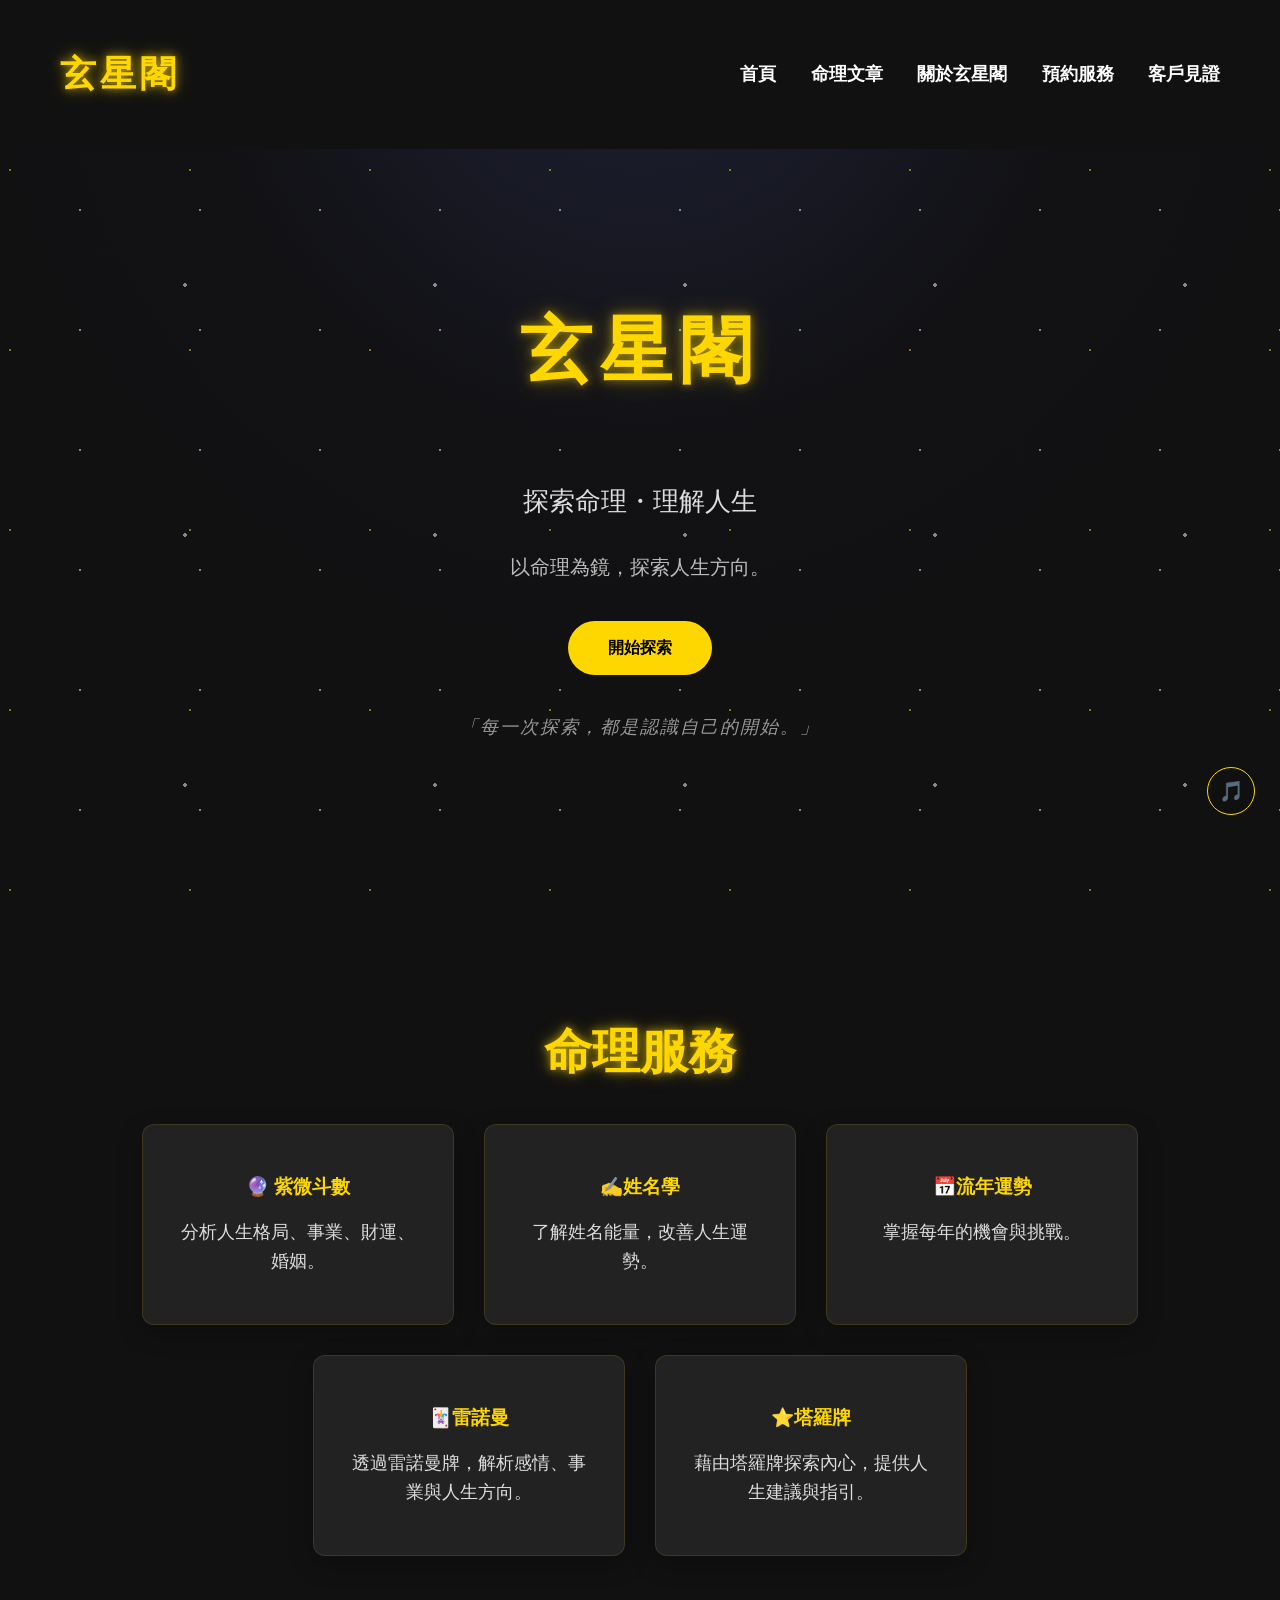
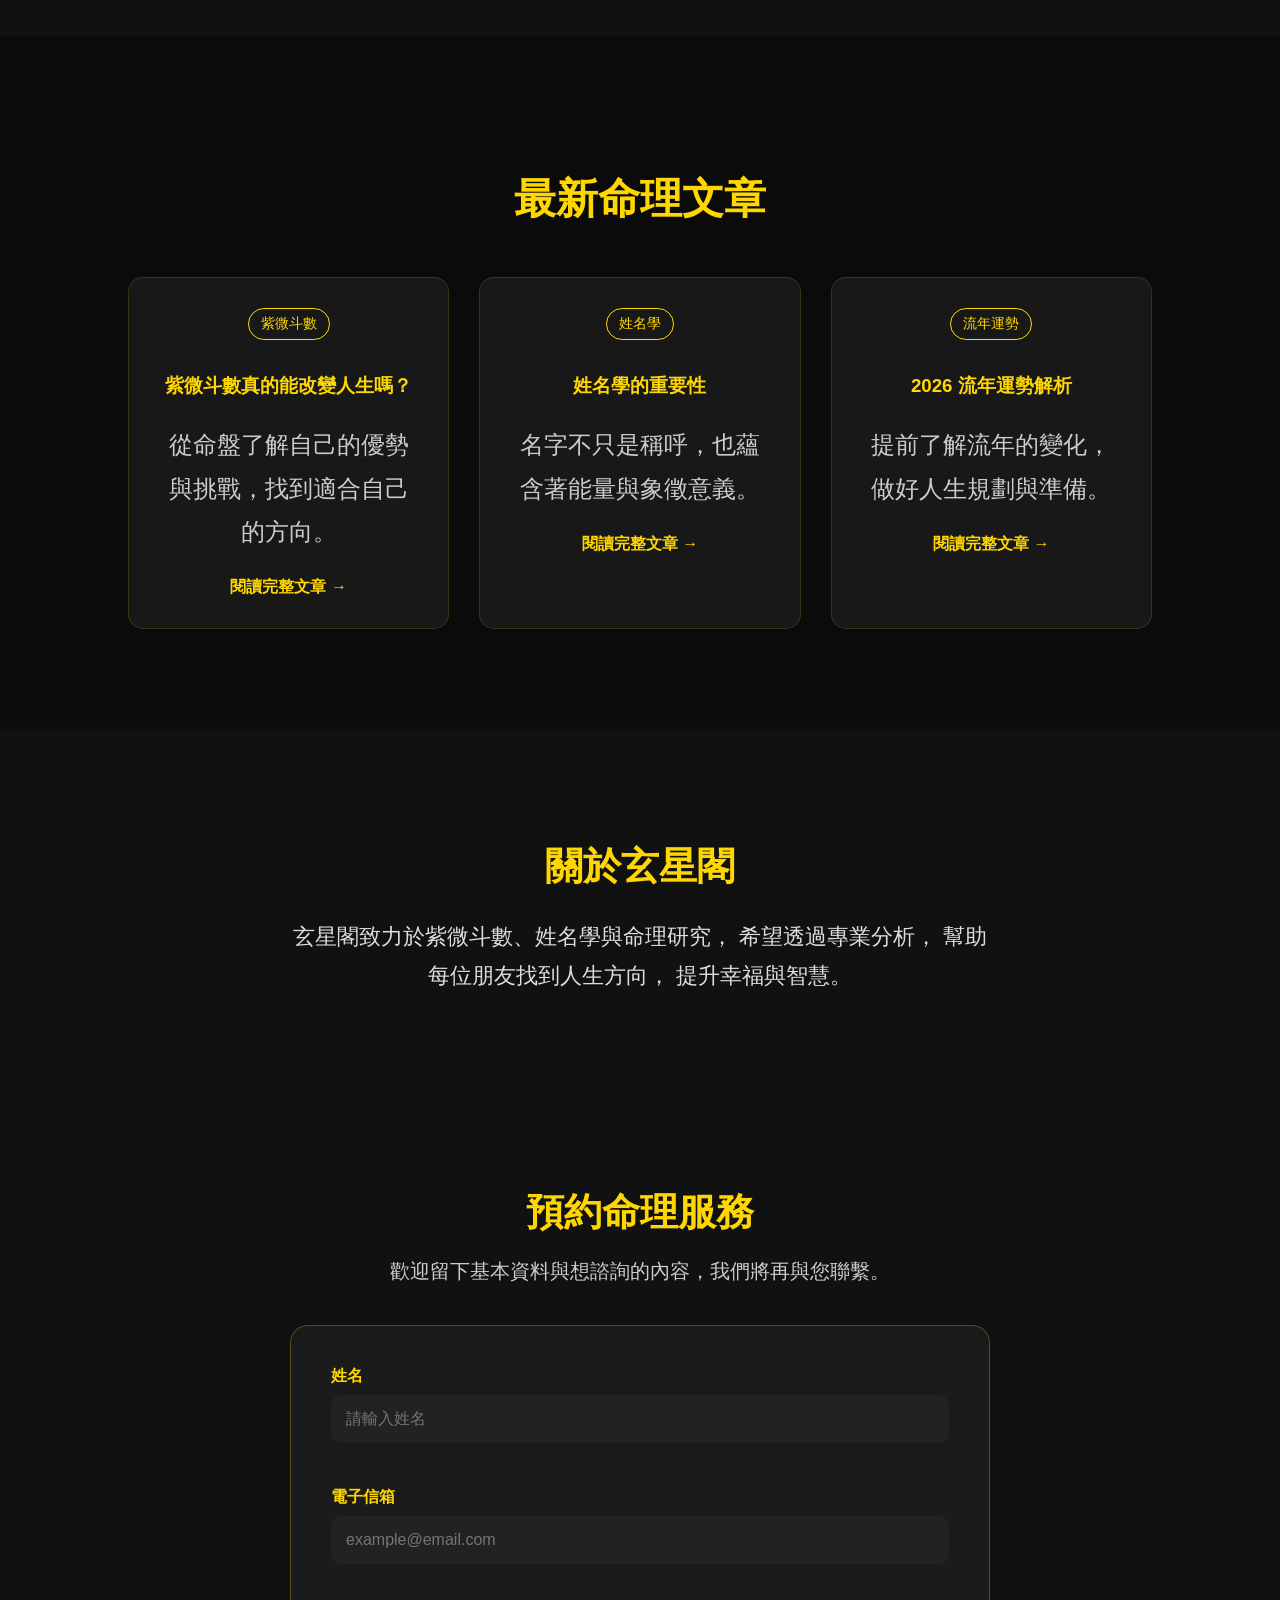
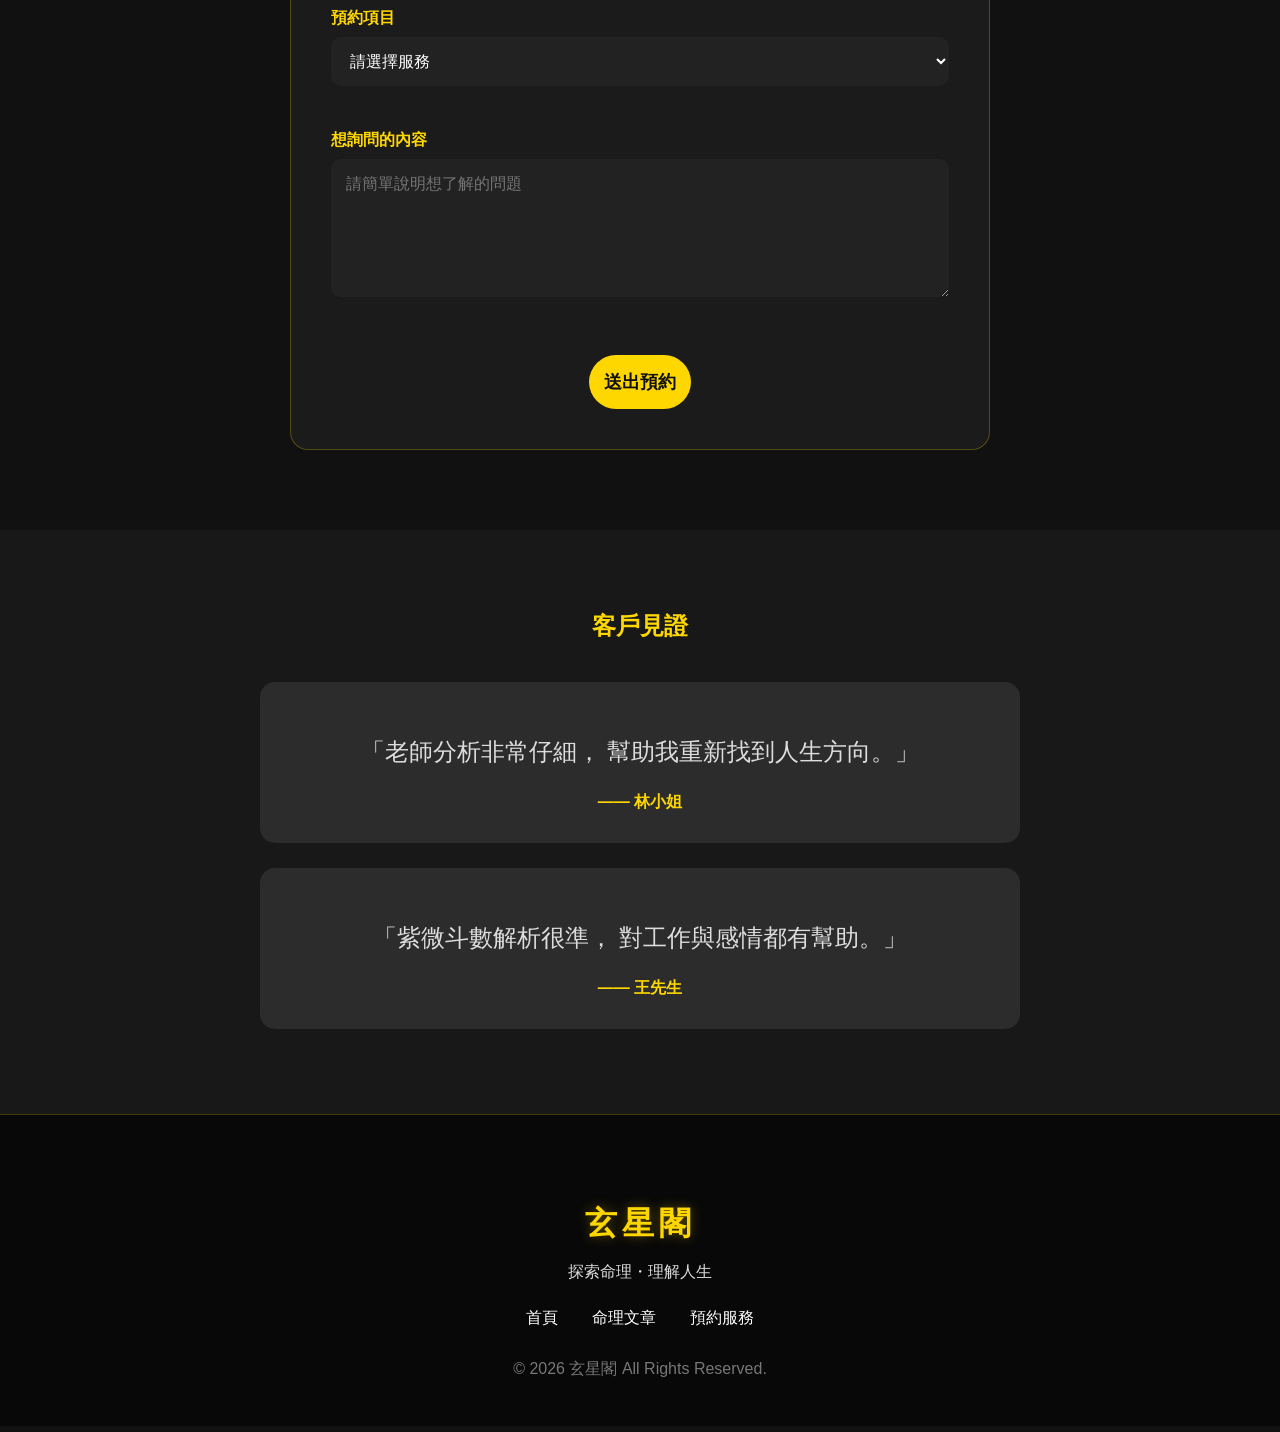
<file: index.html>
<!DOCTYPE html>
<html lang="zh-TW">

<head>
    <meta charset="UTF-8">
    <meta name="viewport" content="width=device-width, initial-scale=1.0">
    <title>玄星閣</title>
    <link rel="stylesheet" href="css/style.css">
   <link rel="stylesheet"
href="https://cdnjs.cloudflare.com/ajax/libs/font-awesome/6.5.2/css/all.min.css"> 
</head><body>

    <nav>

    <h2>玄星閣</h2>

    <button class="menu-btn" aria-label="開啟選單">
    <i class="fa-solid fa-bars"></i>
</button>

    <div class="nav-links">
        <a href="#hero">首頁</a>
        <a href="#articles">命理文章</a>
        <a href="#about">關於玄星閣</a>
        <a href="#booking">預約服務</a>
        <a href="#testimonial">客戶見證</a>
    </div>
</nav>
<div class="menu-overlay"></div>


<section class="hero" id="hero">

    <h1>玄星閣</h1>

    <p class="subtitle">
        探索命理・理解人生
    </p>

    <p class="slogan">
        以命理為鏡，探索人生方向。
    </p>

   <a href="#services" class="btn">
        開始探索
    </a><p class="quote">
    「每一次探索，都是認識自己的開始。」
</p>

</section>
<section class="services reveal" id="services">

    <h2>命理服務</h2>

    <div class="service-box">
        <div class="card">
            <h3>🔮 紫微斗數</h3>
            <p>分析人生格局、事業、財運、婚姻。</p>
        </div>

        <div class="card">
            <h3>✍️姓名學</h3>
            <p>了解姓名能量，改善人生運勢。</p>
        </div>

        <div class="card">
            <h3>📅流年運勢</h3>
            <p>掌握每年的機會與挑戰。</p>
        </div><div class="card">
    <h3>🃏雷諾曼</h3>
    <p>透過雷諾曼牌，解析感情、事業與人生方向。</p>
</div>

<div class="card">
    <h3>⭐塔羅牌</h3>
    <p>藉由塔羅牌探索內心，提供人生建議與指引。</p>
</div>

    </div>
</section>

<section class="articles  reveal" id="articles">
    <h2>最新命理文章</h2>

    <div class="article-container">

        <div class="article-card">
            <span class="article-tag">紫微斗數</span>
            <h3>紫微斗數真的能改變人生嗎？</h3>
            <p>從命盤了解自己的優勢與挑戰，找到適合自己的方向。</p>
            <div class="article-more">
        <p>
            紫微斗數可以幫助我們更了解自己的性格、優勢與人生課題，
            但真正改變人生的關鍵，仍然在於我們如何做選擇與採取行動。
        </p>
    </div>

    <a href="ziwei.html" class="article-link">閱讀完整文章 →</a>
</div>

        <div class="article-card">
            <span class="article-tag">姓名學</span>
            <h3>姓名學的重要性</h3>
            <p>名字不只是稱呼，也蘊含著能量與象徵意義。</p>
            <div class="article-more">
    <p>
        姓名不只是稱呼，也包含文字、聲音與文化上的象徵。
        透過姓名學，可以從不同角度認識自己的特質與人生方向。
    </p>
</div>
            <a href="xingming.html" class="article-link">閱讀完整文章 →</a>
        </div>

        <div class="article-card">
            <span class="article-tag">流年運勢</span>
            <h3>2026 流年運勢解析</h3>
            <p>提前了解流年的變化，做好人生規劃與準備。</p>
            <div class="article-more">
    <p>
        流年運勢可以幫助我們觀察不同階段可能面臨的機會與挑戰，
        提前做好規劃，並在適合的時機採取行動。
    </p>
</div>
           <a href="liunian.html" class="article-link">閱讀完整文章 →</a>
        </div>

    </div>

</section>
<section class="about  reveal" id="about">
    <h2>關於玄星閣</h2>

    <p>
        玄星閣致力於紫微斗數、姓名學與命理研究，
        希望透過專業分析，
        幫助每位朋友找到人生方向，
        提升幸福與智慧。
    </p>
</section>
<section class="booking  reveal" id="booking">
    <h2>預約命理服務</h2>
    <p class="booking-intro">
        歡迎留下基本資料與想諮詢的內容，我們將再與您聯繫。
    </p>

    <form class="booking-form"
      action="https://formsubmit.co/0c168d9682b644d8a8d02d55ae01be97"
      method="POST">
      <input type="hidden" name="_next" value="https://xuanxingge2026.github.io/xuanxingge/?success=1">
        <div class="form-group">
            <label for="name">姓名</label>
            <input type="text" id="name" name="name" placeholder="請輸入姓名" required>
        </div>

        <div class="form-group">
            <label for="email">電子信箱</label>
            <input type="email" id="email" name="email" placeholder="example@email.com" required>
        </div>

        <div class="form-group">
            <label for="service">預約項目</label>
            <select id="service" name="service" required>
                <option value="">請選擇服務</option>
                <option value="紫微斗數">紫微斗數</option>
                <option value="姓名學">姓名學</option>
                <option value="流年運勢">流年運勢</option>
                <option value="雷諾曼">雷諾曼</option>
                <option value="塔羅牌">塔羅牌</option>
            </select>
        </div>

        <div class="form-group">
            <label for="message">想詢問的內容</label>
            <textarea id="message" name="message" rows="6"
                placeholder="請簡單說明想了解的問題"></textarea>
        </div>

        <button type="submit" class="booking-btn">送出預約</button>
    </form>

<div class="success-message" id="successMessage">
    <h3>✓ 預約成功</h3>
    <p>感謝您的預約，我們將盡快與您聯繫。</p>
</div>

</section>
<section class="testimonial  reveal" id="testimonial">
    <h2>客戶見證</h2>

    <div class="review-box">
        <p>
            「老師分析非常仔細，
            幫助我重新找到人生方向。」
        </p>

        <h4>—— 林小姐</h4>
    </div>

    <div class="review-box">
        <p>
            「紫微斗數解析很準，
            對工作與感情都有幫助。」
        </p>

        <h4>—— 王先生</h4>
    </div>
</section>
<footer class="footer">
    <h2>玄星閣</h2>

    <p>探索命理・理解人生</p>

    <div class="footer-links">
        <a href="#hero">首頁</a>
<a href="#articles">命理文章</a>
<a href="#booking">預約服務</a>
    </div>

    <p class="copyright">
        © 2026 玄星閣 All Rights Reserved.
    </p>
</footer>
<audio id="bgMusic" loop>
    <source src="audio/mixkit-silent-descent-614.mp3" type="audio/mpeg">
</audio>
<button class="music-btn" id="musicBtn" aria-label="播放背景音樂">🎵</button>
<button class="back-to-top" aria-label="回到頁面頂部">↑</button>
<script src="js/script.js"></script>

</body>
</html>
</file>
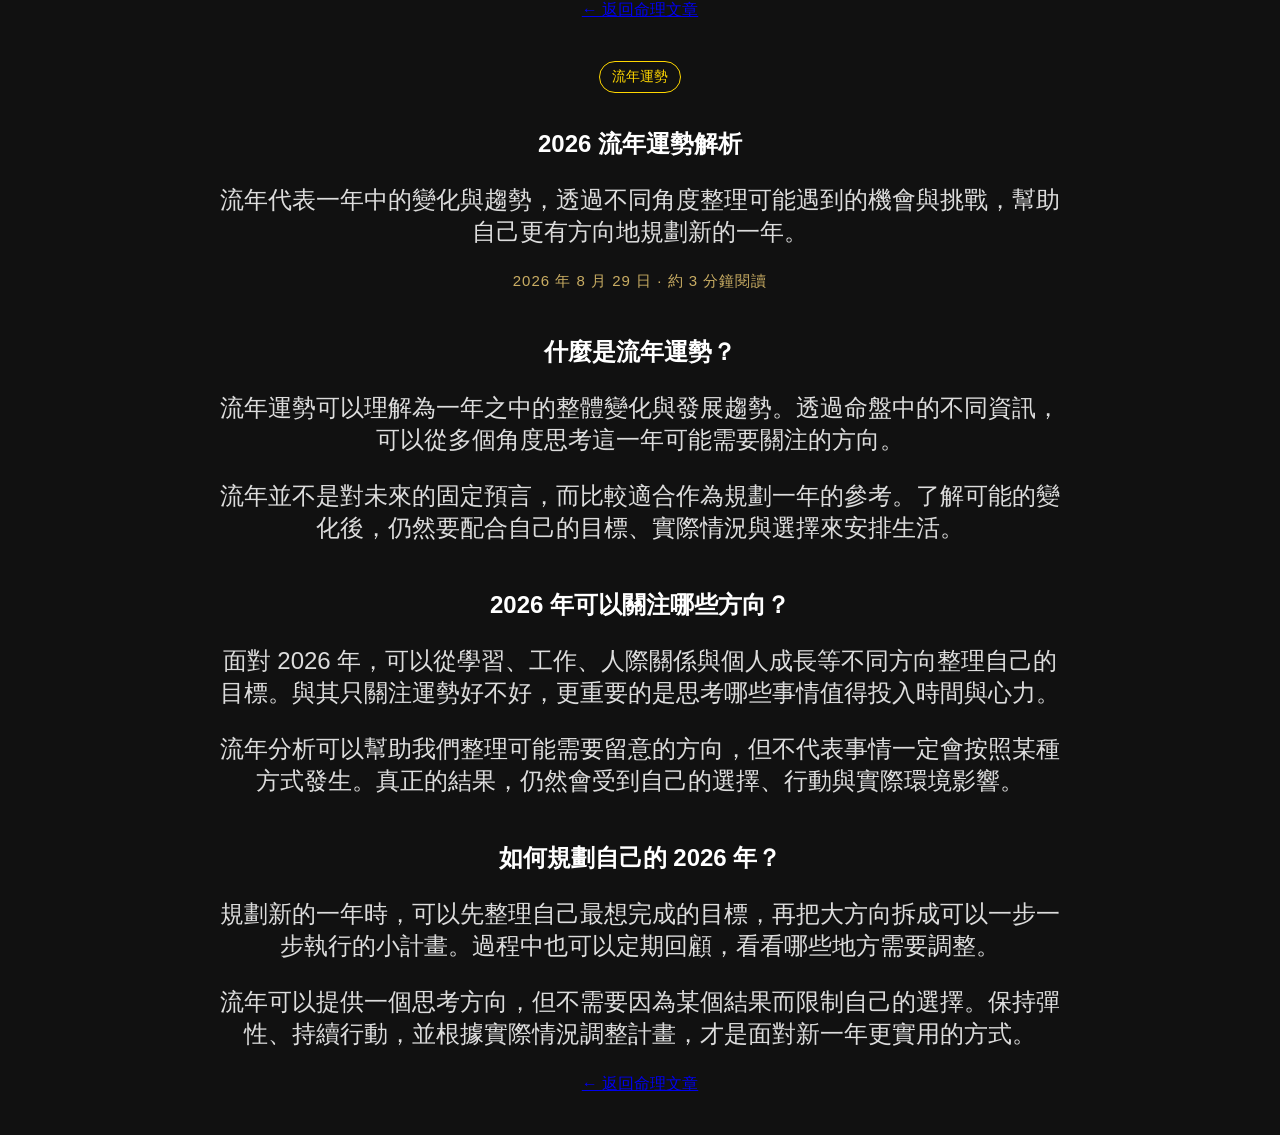
<file: liunian.html>
<!DOCTYPE html>
<html lang="zh-TW">
<head>
    <meta charset="UTF-8">
    <meta name="viewport" content="width=device-width, initial-scale=1.0">
    <title>2026 流年運勢解析｜玄星閣</title>
    <link rel="stylesheet" href="css/style.css">
</head>

<body>
    <div class="reading-progress"></div>
<main class="article-page">
    <a href="index.html#articles" class="back-home">← 返回命理文章</a>

    <article class="article-content">
       <span class="article-tag">流年運勢</span>

       <h1>2026 流年運勢解析</h1>

        <p class="article-intro">
    流年代表一年中的變化與趨勢，透過不同角度整理可能遇到的機會與挑戰，幫助自己更有方向地規劃新的一年。
</p>
        <p class="article-meta">
    2026 年 8 月 29 日 · 約 3 分鐘閱讀
</p>
        <h2>什麼是流年運勢？</h2>

<p>
    流年運勢可以理解為一年之中的整體變化與發展趨勢。透過命盤中的不同資訊，可以從多個角度思考這一年可能需要關注的方向。
</p>

<p>
    流年並不是對未來的固定預言，而比較適合作為規劃一年的參考。了解可能的變化後，仍然要配合自己的目標、實際情況與選擇來安排生活。
</p>
<h2>2026 年可以關注哪些方向？</h2>

<p>
    面對 2026 年，可以從學習、工作、人際關係與個人成長等不同方向整理自己的目標。與其只關注運勢好不好，更重要的是思考哪些事情值得投入時間與心力。
</p>

<p>
    流年分析可以幫助我們整理可能需要留意的方向，但不代表事情一定會按照某種方式發生。真正的結果，仍然會受到自己的選擇、行動與實際環境影響。
</p>
<h2>如何規劃自己的 2026 年？</h2>

<p>
    規劃新的一年時，可以先整理自己最想完成的目標，再把大方向拆成可以一步一步執行的小計畫。過程中也可以定期回顧，看看哪些地方需要調整。
</p>

<p>
    流年可以提供一個思考方向，但不需要因為某個結果而限制自己的選擇。保持彈性、持續行動，並根據實際情況調整計畫，才是面對新一年更實用的方式。
</p>
<a href="index.html#articles" class="back-home">← 返回命理文章</a>
    </article>
    </main>
    <button class="back-to-top" aria-label="回到頂部">↑</button>
    <script src="js/script.js"></script>
</body>
</html>
</file>
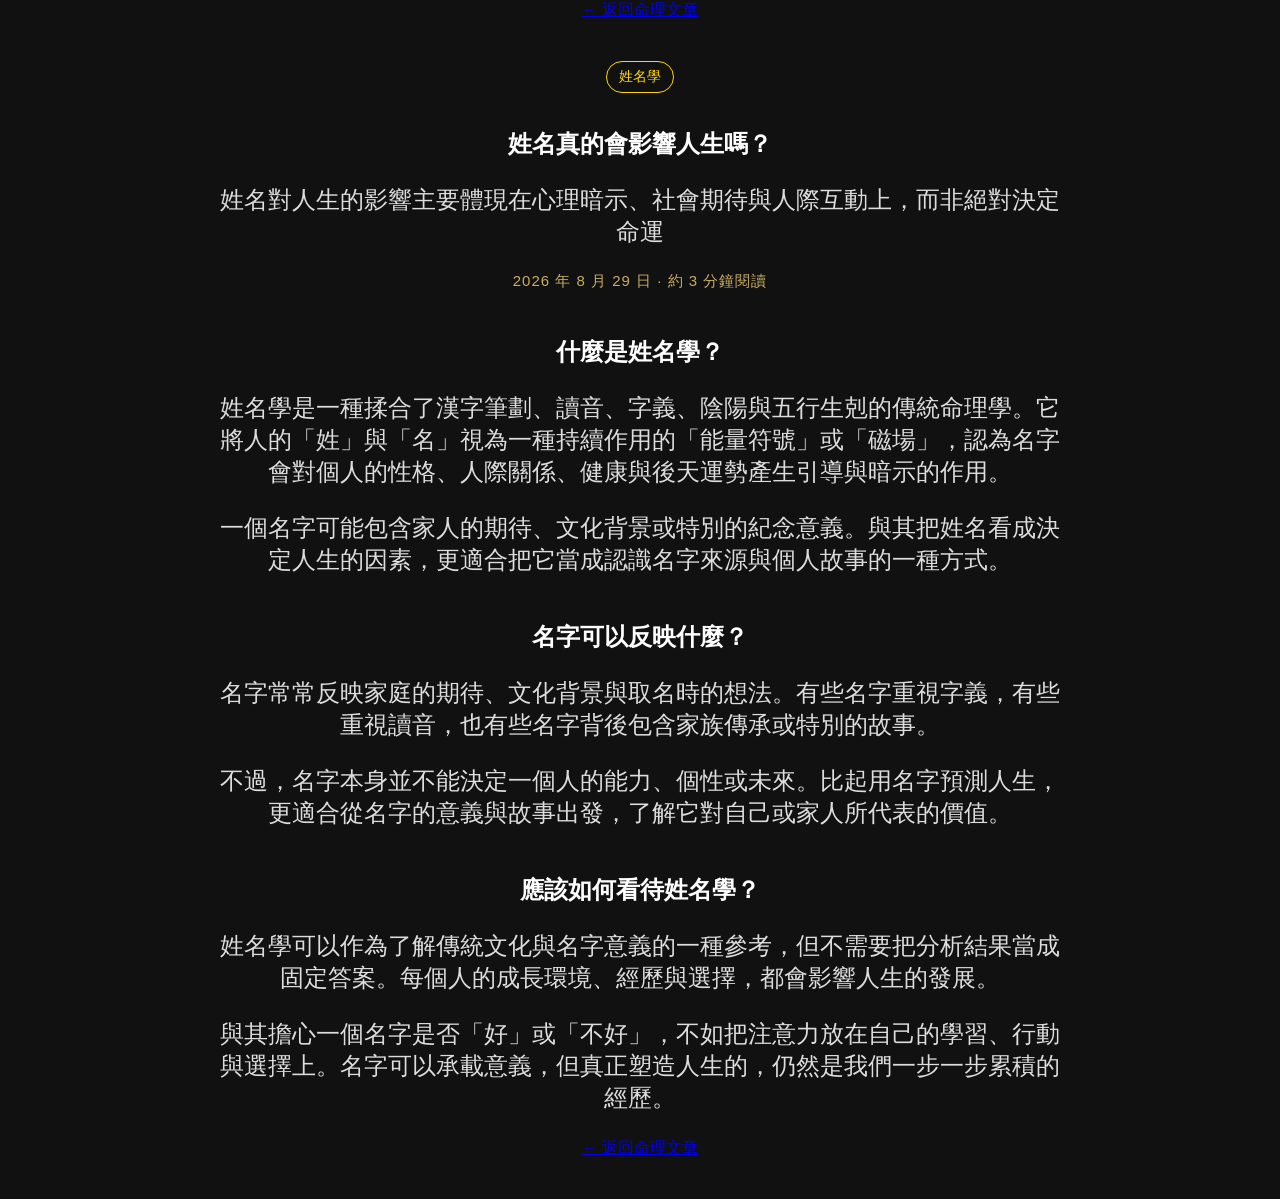
<file: xingming.html>
<!DOCTYPE html>
<html lang="zh-TW">
<head>
    <meta charset="UTF-8">
    <meta name="viewport" content="width=device-width, initial-scale=1.0">
    <title>姓名真的會影響人生嗎？｜玄星閣</title>
    <link rel="stylesheet" href="css/style.css">
</head>

<body>
    <div class="reading-progress"></div>
<main class="article-page">
    <a href="index.html#articles" class="back-home">← 返回命理文章</a>

    <article class="article-content">
       <span class="article-tag">姓名學</span>

       <h1>姓名真的會影響人生嗎？</h1>

        <p class="article-intro">
    姓名對人生的影響主要體現在心理暗示、社會期待與人際互動上，而非絕對決定命運
</p>
</p>
        <p class="article-meta">
    2026 年 8 月 29 日 · 約 3 分鐘閱讀
</p>
        <h2>什麼是姓名學？</h2>

<p>
    姓名學是一種揉合了漢字筆劃、讀音、字義、陰陽與五行生剋的傳統命理學。它將人的「姓」與「名」視為一種持續作用的「能量符號」或「磁場」，認為名字會對個人的性格、人際關係、健康與後天運勢產生引導與暗示的作用。
</p>

<p>
    一個名字可能包含家人的期待、文化背景或特別的紀念意義。與其把姓名看成決定人生的因素，更適合把它當成認識名字來源與個人故事的一種方式。
</p>
<h2>名字可以反映什麼？</h2>

<p>
    名字常常反映家庭的期待、文化背景與取名時的想法。有些名字重視字義，有些重視讀音，也有些名字背後包含家族傳承或特別的故事。
</p>

<p>
    不過，名字本身並不能決定一個人的能力、個性或未來。比起用名字預測人生，更適合從名字的意義與故事出發，了解它對自己或家人所代表的價值。
</p>
<h2>應該如何看待姓名學？</h2>

<p>
    姓名學可以作為了解傳統文化與名字意義的一種參考，但不需要把分析結果當成固定答案。每個人的成長環境、經歷與選擇，都會影響人生的發展。
</p>

<p>
    與其擔心一個名字是否「好」或「不好」，不如把注意力放在自己的學習、行動與選擇上。名字可以承載意義，但真正塑造人生的，仍然是我們一步一步累積的經歷。
</p>
<a href="index.html#articles" class="back-home">← 返回命理文章</a>
    </article>
    </main>
    <button class="back-to-top" aria-label="回到頂部">↑</button>
    <script src="js/script.js"></script>
</body>
</html>
</file>
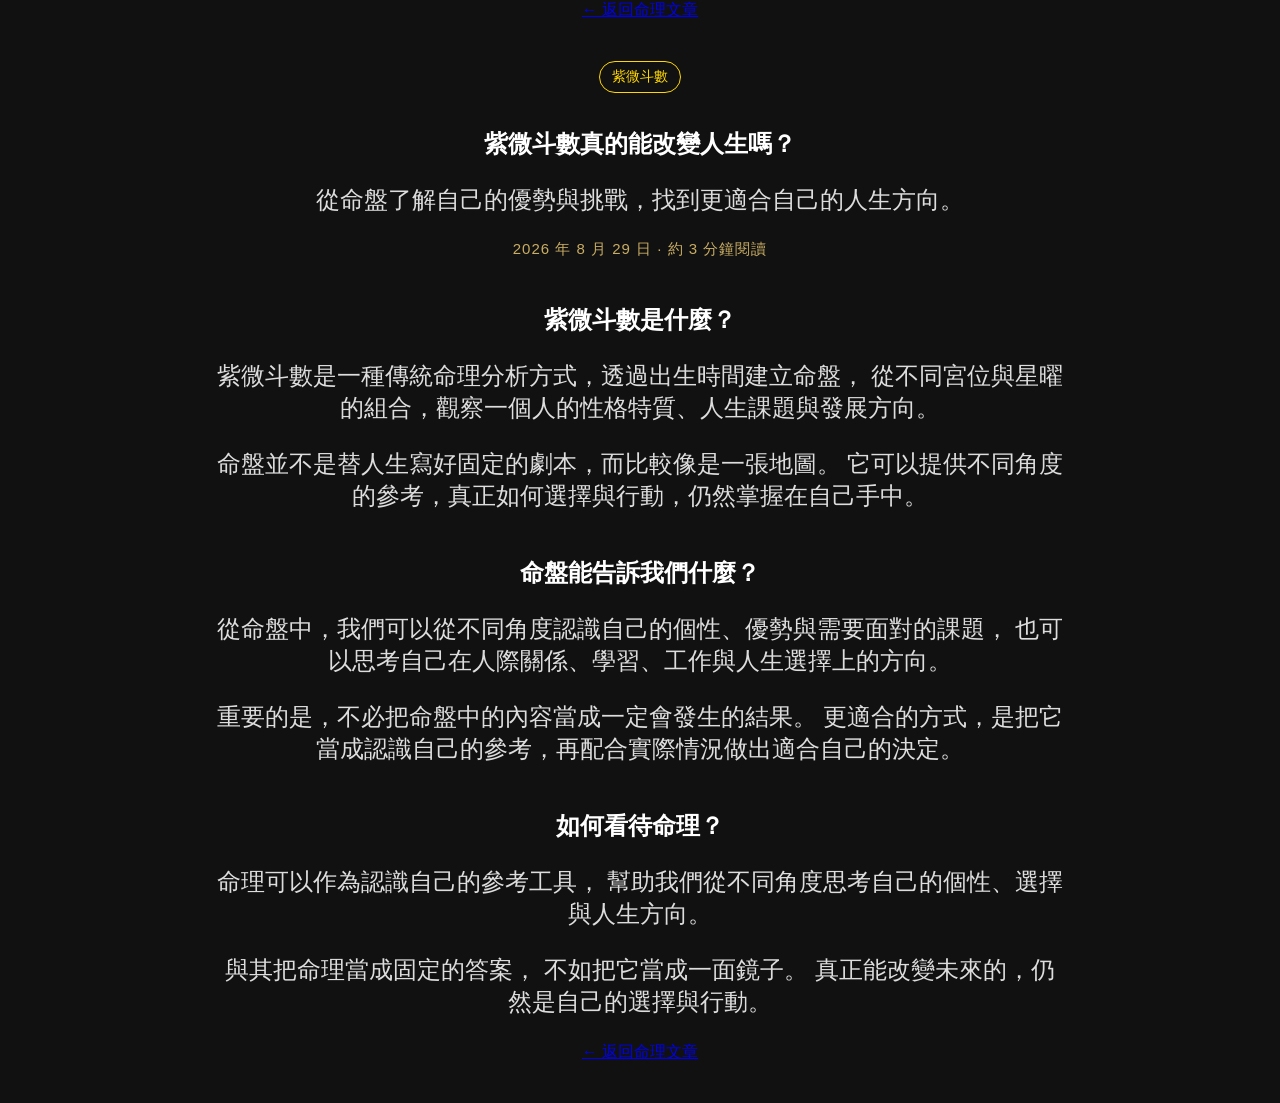
<file: ziwei.html>
<!DOCTYPE html>
<html lang="zh-TW">
<head>
    <meta charset="UTF-8">
    <meta name="viewport" content="width=device-width, initial-scale=1.0">
    <title>紫微斗數真的能改變人生嗎？｜玄星閣</title>
    <link rel="stylesheet" href="css/style.css">
</head>

<body>
    <div class="reading-progress"></div>
<main class="article-page">
    <a href="index.html#articles" class="back-home">← 返回命理文章</a>

    <article class="article-content">
        <span class="article-tag">紫微斗數</span>

        <h1>紫微斗數真的能改變人生嗎？</h1>

        <p class="article-intro">
            從命盤了解自己的優勢與挑戰，找到更適合自己的人生方向。
        </p>
        <p class="article-meta">
    2026 年 8 月 29 日 · 約 3 分鐘閱讀
</p>
        <h2>紫微斗數是什麼？</h2>

<p>
    紫微斗數是一種傳統命理分析方式，透過出生時間建立命盤，
    從不同宮位與星曜的組合，觀察一個人的性格特質、人生課題與發展方向。
</p>

<p>
    命盤並不是替人生寫好固定的劇本，而比較像是一張地圖。
    它可以提供不同角度的參考，真正如何選擇與行動，仍然掌握在自己手中。
</p>
<h2>命盤能告訴我們什麼？</h2>

<p>
    從命盤中，我們可以從不同角度認識自己的個性、優勢與需要面對的課題，
    也可以思考自己在人際關係、學習、工作與人生選擇上的方向。
</p>

<p>
    重要的是，不必把命盤中的內容當成一定會發生的結果。
    更適合的方式，是把它當成認識自己的參考，再配合實際情況做出適合自己的決定。
</p>
<h2>如何看待命理？</h2>

<p>
    命理可以作為認識自己的參考工具，
    幫助我們從不同角度思考自己的個性、選擇與人生方向。
</p>

<p>
    與其把命理當成固定的答案，
    不如把它當成一面鏡子。
    真正能改變未來的，仍然是自己的選擇與行動。
</p>
<a href="index.html#articles" class="back-home">← 返回命理文章</a>
    </article>
    </main>
    <button class="back-to-top" aria-label="回到頂部">↑</button>
    <script src="js/script.js"></script>
</body>
</html>
</file>
<file: css/style.css>
html{
    scroll-behavior: smooth;
}
body {
    background-color: #111111;
    color: white;
    text-align: center;
    font-family: "Microsoft JhengHei", sans-serif;
    margin: 0;
}

.hero h1{

    font-size:72px;

    color:#FFD700;

    letter-spacing:8px;

    text-shadow:
        0 0 10px rgba(255,215,0,.5),
        0 0 25px rgba(255,215,0,.3);
        animation: goldGlow 2.8s ease-in-out infinite;

}
@keyframes goldGlow {
    0%, 100% {
        text-shadow:
            0 0 10px rgba(255,215,0,.5),
            0 0 25px rgba(255,215,0,.3);
    }

    50% {
        text-shadow:
            0 0 18px rgba(255,215,0,.9),
            0 0 40px rgba(255,215,0,.6),
            0 0 60px rgba(255,215,0,.3);
    }
}
p {
    font-size: 24px;
    color: #dddddd;
}nav {
    display: flex;
    justify-content: space-between;
    align-items: center;

    padding: 20px 60px;
}

nav h2{
    font-size:36px;
    color:#FFD700;
    font-weight:bold;

    text-shadow:
        0 0 8px rgba(255,215,0,.6),
        0 0 18px rgba(255,215,0,.4);

    letter-spacing:4px;
}

nav{
    display:flex;
    justify-content:space-between;
    align-items:center;

    padding:20px 60px;

    background:#111;

    position:fixed;
    top:0;
    left:0;

    width:100%;

    box-sizing:border-box;

    z-index:1000;
}
nav a{
    color:white;
    text-decoration:none;
    margin-left:30px;
    font-size:18px;
    font-weight:bold;
    transition:.3s;
}

nav a:hover{
    color:#FFD700;

    text-shadow:
        0 0 8px rgba(255,215,0,.8);

    transform:translateY(-2px);
}

.hero{
      height:100vh;

    display:flex;
    flex-direction:column;
    justify-content:center;
    align-items:center;

    padding-top:100px;
    box-sizing: border-box;

    background:
        radial-gradient(
            circle at top,
            rgba(70,80,160,.25) 0%,
            rgba(20,20,40,.15) 40%,
            transparent 80%
        ),
        #111111;

    text-align:center;
    position:relative;
    overflow:hidden;
}

.hero::before{
    content:"";
    position:absolute;
    top:0;
    left:0;
    width:100%;
    height:100%;

    background-image:
        radial-gradient(white 1px, transparent 1px),
        radial-gradient(#FFD700 1px, transparent 1px);

    background-size:
        80px 80px,
        120px 120px;

    background-position:
        0 0,
        40px 40px;

    animation: stars 10s linear infinite,
    starTwinkle 3.5s ease-in-out infinite;
    opacity:.65;
}
@keyframes starTwinkle {
    0%, 100% {
        opacity: .4;
    }

    50% {
        opacity: .8;
    }
}
.services{
    background:#111;
    color:white;
    text-align:center;
    padding:80px 20px;
}

.service-box{
    display:flex;
    justify-content:center;
    gap:30px;
    margin-top:40px;
    flex-wrap:wrap;
}

.card{
    width:250px;
    background:#222;
    padding:30px;
    border-radius:12px;
    transition:.3s;
    border:1px solid rgba(255,215,0,.12);
    box-shadow:0 8px 24px rgba(0,0,0,.25);
}

.card:hover{
     transform:translateY(-10px);
    background:#2b2b2b;

    border-color:rgba(255,215,0,.65);

    box-shadow:
        0 14px 32px rgba(0,0,0,.35),
        0 0 18px rgba(255,215,0,.18);
}


.card h3{
    color:gold;
    transition: .3s;
}
    .card:hover h3{
    text-shadow:
        0 0 8px rgba(255,215,0,.6),
        0 0 18px rgba(255,215,0,.35);
}
.about{
    scroll-margin-top: 100px;
    padding:80px 10%;
    background:#111;
    color:white;
    text-align:center;
}

.about h2{
    color:#ffd700;
    margin-bottom:25px;
    font-size:38px;
}

.about p{
    max-width:800px;
    margin:auto;
    font-size:22px;
    line-height:1.8;
    color:#ddd;
}
.testimonial{
    scroll-margin-top: 100px;
    padding:60px 10%;
    text-align:center;
    background:#181818;
}

.testimonial h2{
    color:#ffd700;
    margin-bottom:40px;
}

.review-box{
    background:#2c2c2c;
    color:white;
    padding:30px;
    margin:25px auto;
    border-radius:15px;
    max-width:700px;
}

.review-box h4{
    margin:0;
    color:#ffd700;
}.subtitle{
    font-size:26px;
    margin-bottom:15px;
}

.slogan{
    font-size:20px;
    color:#bbbbbb;
    margin-bottom:40px;
}

.btn{

    display:inline-block;

    background:gold;

    color:black;

    padding:19px 40px;

    border-radius:50px;

    text-decoration:none;

    font-weight:bold;
    line-height: 1;

    transition:.3s;
    position: relative;
    overflow: hidden;
    z-index: 1;  
}
.btn::before {
    content: "";
    position: absolute;
    top: -50%;
    left: -70%;
    width: 35%;
    height: 200%;

    background: rgba(255, 255, 255, 0.6);
    transform: rotate(25deg);
    transition: left 0.6s ease;

    z-index: -1;
}
.btn:hover::before {
    left: 140%;
}
.btn:hover{

    background:#ffd700;

    transform:translateY(-4px);

    box-shadow:0 0 20px rgba(255,215,0,.5);

}
.quote{
    margin-top:40px;
    font-size:18px;
    color:#999;
    font-style:italic;
    letter-spacing:2px;
}
.hero::before{

    content:"";

    position:absolute;

    top:0;
    left:0;

    width:100%;
    height:100%;

    /* 這一行很重要 */
    pointer-events:none;


    background-image:
        radial-gradient(white 1px, transparent 1px),
        radial-gradient(#FFD700 1.5px, transparent 1.5px),
        radial-gradient(white 2px, transparent 2px);

    background-size:
        120px 120px,
        180px 180px,
        250px 250px;

    background-position:
        20px 30px,
        100px 80px,
        60px 160px;

    opacity:.5;
}/* 最新文章 */

.articles{
    padding:100px 10%;
    background:#0b0b0b;
    text-align:center;
}

.articles h2{
    color:#FFD700;
    font-size:42px;
    margin-bottom:50px;
}

.article-container{
    display:flex;
    gap:30px;
    justify-content:center;
    flex-wrap:wrap;
}

.article-card{

    width: calc((100% - 60px) / 3);
box-sizing: border-box;

    background:#181818;

    padding:30px;

    border-radius:15px;

    transition:.4s;

    border:1px solid rgba(255,215,0,.15);
    overflow:hidden;
position:relative;

}
.article-tag {
    display: inline-block;
    padding: 6px 12px;
    margin-bottom: 15px;
    border: 1px solid #ffd700;
    border-radius: 20px;
    color: #ffd700;
    font-size: 14px;
}
.article-card:hover{

    transform:translateY(-10px);

    box-shadow:0 0 25px rgba(255,215,0,.3);

}

.article-card h3{

    color:#FFD700;

}

.article-card p{

    color:#ccc;

    line-height:1.8;

}

.article-card a{

    color:#FFD700;

    text-decoration:none;

    font-weight:bold;

}

@keyframes stars{

    from{
        transform:translateY(0);
    }

    to{
        transform:translateY(-80px);
    }

}/* 預約服務區 */

.booking{
    scroll-margin-top: 100px;
    padding:100px 20px;
    background:#111;
    color:white;
    text-align:center;
}

.booking h2{
    color:#FFD700;
    font-size:42px;
    margin-bottom:15px;
}

.booking-intro{
    color:#bbb;
    margin-bottom:40px;
    font-size:18px;
}

.booking-form{
    width:min(700px, 90%);
    margin:0 auto;
    padding:40px;
    background:#1b1b1b;
    border:1px solid rgba(255,215,0,.25);
    border-radius:18px;
    box-sizing:border-box;
    text-align:left;
}

.form-group{
    margin-bottom:24px;
}

.form-group label{
    display:block;
    margin-bottom:10px;
    color:#FFD700;
    font-weight:bold;
}

.form-group input,
.form-group select,
.form-group textarea{
    width:100%;
    padding:14px 16px;
    border:1px solid #444;
    border-radius:10px;
    background:#101010;
    color:white;
    font-size:16px;
    box-sizing:border-box;
    outline:none;
}

.form-group input:focus,
.form-group select:focus,
.form-group textarea:focus{
    border-color:#FFD700;
    box-shadow:0 0 12px rgba(255,215,0,.25);
}

.booking-btn{
    display:block;
    margin:10px auto 0;
    padding:14px 38px;
    border:none;
    border-radius:50px;
    background:#FFD700;
    color:#111;
    font-weight:bold;
    font-size:17px;
    cursor:pointer;
    transition:.3s;
}

.booking-btn:hover{
    transform:translateY(-3px);
    box-shadow:0 0 20px rgba(255,215,0,.5);
}/* ===== 預約表單 ===== */

.booking{
    background:#111;
    color:white;
    padding:80px 20px;
    text-align:center;
}

.booking h2{
    color:#FFD700;
    font-size:38px;
    margin-bottom:20px;
}

.booking-intro{
    color:#cccccc;
    margin-bottom:40px;
    font-size:20px;
}

.booking-form{
    max-width:700px;
    margin:0 auto;
    display:flex;
    flex-direction:column;
    gap:20px;
}

.form-group{
    text-align:left;
}

.form-group label{
    display:block;
    margin-bottom:8px;
    font-weight:bold;
    color:#FFD700;
}

.form-group input,
.form-group select,
.form-group textarea{
    width:100%;
    padding:15px;
    border:none;
    border-radius:10px;
    background:#222;
    color:white;
    font-size:16px;
    box-sizing:border-box;
}

.form-group input:focus,
.form-group select:focus,
.form-group textarea:focus{
    outline:none;
    border:2px solid #FFD700;
}

.booking-btn{
    background:#FFD700;
    color:#111;
    padding:15px;
    border:none;
    border-radius:30px;
    font-size:18px;
    font-weight:bold;
    cursor:pointer;
    transition:.3s;
}

.booking-btn:hover{
    background:white;
    transform:scale(1.05);
}/* ===== 網站頁尾 ===== */

.footer{
    background:#080808;
    color:#ccc;
    text-align:center;
    padding:60px 20px 30px;
    border-top:1px solid rgba(255,215,0,.25);
}

.footer h2{
    color:#FFD700;
    font-size:32px;
    letter-spacing:5px;
    margin-bottom:15px;
    text-shadow:0 0 12px rgba(255,215,0,.35);
}

.footer p{
    font-size:16px;
}

.footer-links{
    margin:25px 0;
}

.footer-links a{
    color:white;
    text-decoration:none;
    margin:0 15px;
    transition:.3s;
}

.footer-links a:hover{
    color:#FFD700;
    text-shadow:0 0 8px rgba(255,215,0,.6);
}

.copyright{
    margin-top:30px;
    font-size:14px;
    color:#777;
}/* ===== 手機版 ===== */

@media (max-width:768px){

    nav{
        flex-direction:column;
        padding:20px;
    }

    nav div{
        margin-top:15px;
    }

    nav a{
        display:inline-block;
        margin:8px;
    }
article-content {
    padding: 30px 18px;
 .article-content h1 {
    font-size: 28px;
    line-height: 1.4;
}   
}
.article-content p {
    font-size: 17px;
    line-height: 1.9;
}
.article-content h2 {
    font-size: 22px;
    line-height: 1.4;
    margin-top: 38px;
    margin-bottom: 16px;
}
.back-home {
    display: inline-block;
    padding: 10px 14px;
    margin-top: 15px;
    margin-bottom: 15px;
}
    .hero h1{
        font-size:52px;
    }

    .service-box{
        flex-direction:column;
        align-items:center;
    }

    .card{
        width:90%;
    }
.article-container {
    flex-direction: column;
    align-items: center;
    gap: 25px;
}

.article-card {
    width: 90%;
}  

.article-card p {
    font-size: 18px;
    line-height: 1.8;
}

    .footer-links a{
        display:block;
        margin:10px 0;
    }

}@media (max-width:768px){

    nav{
        flex-direction:column;
        padding:20px;
    }

    nav h2{
    font-size:28px;
    margin-bottom:15px;
}
    .hero h1{
        font-size:52px;
    }

    .subtitle{
        font-size:22px;
    }

}/* ===== 漢堡選單 ===== */

.menu-btn{
    display:none;
    background:none;
    border:none;
    color:#FFD700;
    font-size:32px;
    cursor:pointer;
}

@media (max-width:768px){

    nav{
        flex-direction:row;
        justify-content:space-between;
        align-items:center;
        padding:15px 20px;
    }

    nav h2{
        font-size:28px;
        margin:0;
        white-space:nowrap;
    }

   .menu-btn{
    display:block;
    position:relative;
    z-index:2001;
}menu-btn{
    display:block;
    position:relative;
    z-index:2001;
    font-size: 30px;
    color: #FFD700
}
.nav-links a{
    margin:0;
    color:white;
    font-size:22px;
    text-decoration:none;
}

.nav-links a:hover{
    color:#FFD700;
}

.nav-links a{
    display:block;
    margin:0;
    color:white;
    font-size:18px;
    text-decoration:none;
}

.nav-links a:hover{
    color:#FFD700;
}

.nav-links{
    position:fixed;
    top:0;
    right:0;

    width:100%;
    height:100vh;

    background:rgba(10,10,20,.88);
    backdrop-filter:blur(18px);
    -webkit-backdrop-filter:blur(18px);

    display:flex;
    flex-direction:column;
    justify-content:center;
    align-items:center;
    gap:32px;

    transform:translateX(100%);
    transition:transform .35s ease;

    z-index:2000;
}

.nav-links.show {
    transform: translateX(0);
}

.nav-links a {
    opacity: 0;
    transform: translateY(20px);
    transition: opacity 0.4s ease,
                transform 0.4s ease;
}

.nav-links.show a {
    opacity: 1;
    transform: translateY(0);
}

.nav-links.show a:nth-child(1) {
    transition-delay: 0.1s;
}

.nav-links.show a:nth-child(2) {
    transition-delay: 0.2s;
}

.nav-links.show a:nth-child(3) {
    transition-delay: 0.3s;
}

.nav-links.show a:nth-child(4) {
    transition-delay: 0.4s;
}
.nav-links.show a:nth-child(5) {
    transition-delay: 0.5s;
}
.menu-overlay {
position:fixed;
    top:0;
    left:0;
    width:100%;
    height:100vh;

    background:rgba(0,0,0,.55);

    opacity:0;
    visibility:hidden;

    transition:opacity .35s ease;
    z-index:999;
}

.menu-overlay.show{
    opacity:1;
    visibility:visible;
}
}
.reveal {
    opacity: 0;
    transform: translateY(100px);
    transition:
        opacity 1.5s ease,
        transform 1.5s ease;
}

.reveal.show {
    opacity: 1;
    transform: translateY(0);
}
  .services h2 {
    font-size: 48px !important;
    color: #ffd700;
    margin-bottom: 40px;
    text-shadow:
        0 0 8px rgba(255, 215, 0, 0.6),
        0 0 18px rgba(255, 215, 0, 0.35);
}
 .service-box .card {
    opacity: 0;
    transform: translateY(50px);
}
.service-box .card p {
    font-size: 18px;
    line-height: 1.6;
}
.services.show .card {
    opacity: 1;
    transform: translateY(0);
    transition: opacity 0.8s ease, transform 0.8s ease;
}
service-box .card:nth-child(1) {
    transition-delay: 0.2s;
}

.service-box .card:nth-child(2) {
    transition-delay: 0.5s;
}

.service-box .card:nth-child(3) {
    transition-delay: 0.8s;
}
.about h2 {
    opacity: 0;
    transform: translateX(-180px);
    transition: opacity 1.4s ease, transform 1.4s ease;
}

.about.show h2 {
    opacity: 1;
    transform: translateX(0);
}
/* 關於玄星閣－介紹文字動畫 */
.about p {
    opacity: 0;
    transform: translateX(80px);
    max-width: 700px;
margin-left: auto;
margin-right: auto;
line-height: 1.8;
}

.about.show p {
    opacity: 1;
    transform: translateX(0);
    transition: opacity 1s ease 0.5s,
                transform 1s ease 0.5s;
}
/* 預約服務標題動畫 */
.booking h2 {
    opacity: 0;
    transform: translateY(50px);
}

.booking.show h2 {
    opacity: 1;
    transform: translateY(0);
    transition: opacity 1s ease,
                transform 1s ease;
}
.booking .booking-intro,
.booking .booking-form {
    opacity: 0;
    transform: translateY(60px);
}
.booking.show .booking-intro,
.booking.show .booking-form {
    opacity: 1;
    transform: translateY(0);
    transition: opacity 1s ease 0.4s,
                transform 1s ease 0.4s;
}
/* 客戶見證標題動畫 */
.testimonial h2 {
    opacity: 0;
    transform: translateY(50px);
}

.testimonial.show h2 {
    opacity: 1;
    transform: translateY(0);
    transition: opacity 1s ease,
                transform 1s ease;
}
/* 客戶見證卡片動畫 */
.testimonial .review-box {
    opacity: 0;
    transform: translateY(50px);
}

.testimonial.show .review-box {
    opacity: 1;
    transform: translateY(0);
    transition: opacity 0.8s ease,
                transform 0.8s ease;
}
testimonial .review-box:nth-of-type(1) {
    transition-delay: 0.2s;
}

.testimonial .review-box:nth-of-type(2) {
    transition-delay: 0.5s;
}
@media (max-width: 768px) {
    .reveal {
        opacity: 0;
        transform: translateY(60px);
        transition: opacity 1s ease, transform 1s ease;
    }

    .reveal.show {
        opacity: 1;
        transform: translateY(0);
    }

    .services.show .card,
    .about.show h2,
    .about.show p,
    .booking.show h2,
    .booking.show .booking-intro,
    .booking.show .booking-form,
    .testimonial.show h2,
    .testimonial.show .review-box {
        opacity: 1;
    }
}
/* 首頁開始探索按鈕－按壓效果 */
.btn:active {
    transform: translateY(0) scale(0.96);
    box-shadow: 0 0 10px rgba(255, 215, 0, 0.35);
}
/* 命理文章卡片進場動畫 */
.articles .article-card {
    opacity: 0;
    transform: translateY(50px);
    transition: opacity 0.8s ease,
                transform 0.8s ease;
}

.articles.show .article-card {
    opacity: 1;
    transform: translateY(0);
}

.articles .article-card:nth-child(1) {
    transition-delay: 0.1s;
}

.articles .article-card:nth-child(2) {
    transition-delay: 0.3s;
}

.articles .article-card:nth-child(3) {
    transition-delay: 0.5s;
}

/* 最新命理文章標題進場動畫 */
.articles h2 {
    opacity: 0;
    transform: translateY(50px);
}

.articles.show h2 {
    opacity: 1;
    transform: translateY(0);
    transition: opacity 1s ease,
                transform 1s ease;
}

/* 閱讀更多展開內容 */
.article-more {
    max-height: 0;
    overflow: hidden;
    opacity: 0;
    transition: max-height 0.5s ease,
                opacity 0.5s ease;
}

.article-more.show {
    max-height: 1000px;
    opacity: 1;
}

.success-message {
    display: none;
    max-width: 600px;
    margin: 30px auto;
    padding: 25px;
    text-align: center;
    border-radius: 12px;
    background: rgba(255, 215, 0, 0.1);
border: 1px solid #ffd700;
}
.success-message.show {
    display: block;
}
.back-to-top {
    position: fixed;
    right: 25px;
    bottom: 25px;
    width: 48px;
    height: 48px;
    border: none;
    border-radius: 50%;
    background: #ffd700;
    color: #111;
    font-size: 24px;
    cursor: pointer;
    opacity: 0;
visibility: hidden;
transform: translateY(10px);
transition: opacity 0.3s ease, transform 0.3s ease, visibility 0.3s ease;
    z-index: 3000;
}
.back-to-top.show {
    opacity: 1;
    visibility: visible;
    transform: translateY(0);
}
body.menu-open .back-to-top {
    opacity: 0;
    visibility: hidden;
}
.back-to-top:hover {
    transform: scale(1.12);
    box-shadow: 0 0 20px rgba(255, 215, 0, 0.8);
}

/* ===== 文章內頁 ===== */
.article-content {
    max-width: 850px;
    margin: 0 auto;
    padding: 40px 30px;
}

.article-content h2 {
    margin-top: 45px;
    margin-bottom: 18px;
}
.article-meta {
    margin-top: 18px;
    margin-bottom: 35px;
    font-size: 15px;
    color: #c9ad63;
    letter-spacing: 1px;
}
.reading-progress {
    position: fixed;
    top: 0;
    left: 0;
    width: 0;
    height: 4px;
    background: #ffd700;
    z-index: 9999;
}
.articles {
    scroll-margin-top: 100px;
}

.music-btn {
    position: fixed;
    right: 25px;
    bottom: 85px;

    width: 48px;
    height: 48px;

    border: 1px solid #ffd700;
    border-radius: 50%;

    background: rgba(17, 17, 17, 0.9);
    color: #ffd700;

    font-size: 20px;
    cursor: pointer;

    display: flex;
    align-items: center;
    justify-content: center;

    transition: transform 0.3s ease,
                box-shadow 0.3s ease;

    z-index: 3000;
}

.music-btn:hover {
    transform: scale(1.12);
    box-shadow: 0 0 20px rgba(255, 215, 0, 0.7);
}

.music-btn.playing {
    animation: musicGlow 2s ease-in-out infinite;
}

@keyframes musicGlow {
    0%, 100% {
        box-shadow: 0 0 8px rgba(255, 215, 0, 0.35);
    }

    50% {
        box-shadow: 0 0 22px rgba(255, 215, 0, 0.85);
    }
}
</file>
